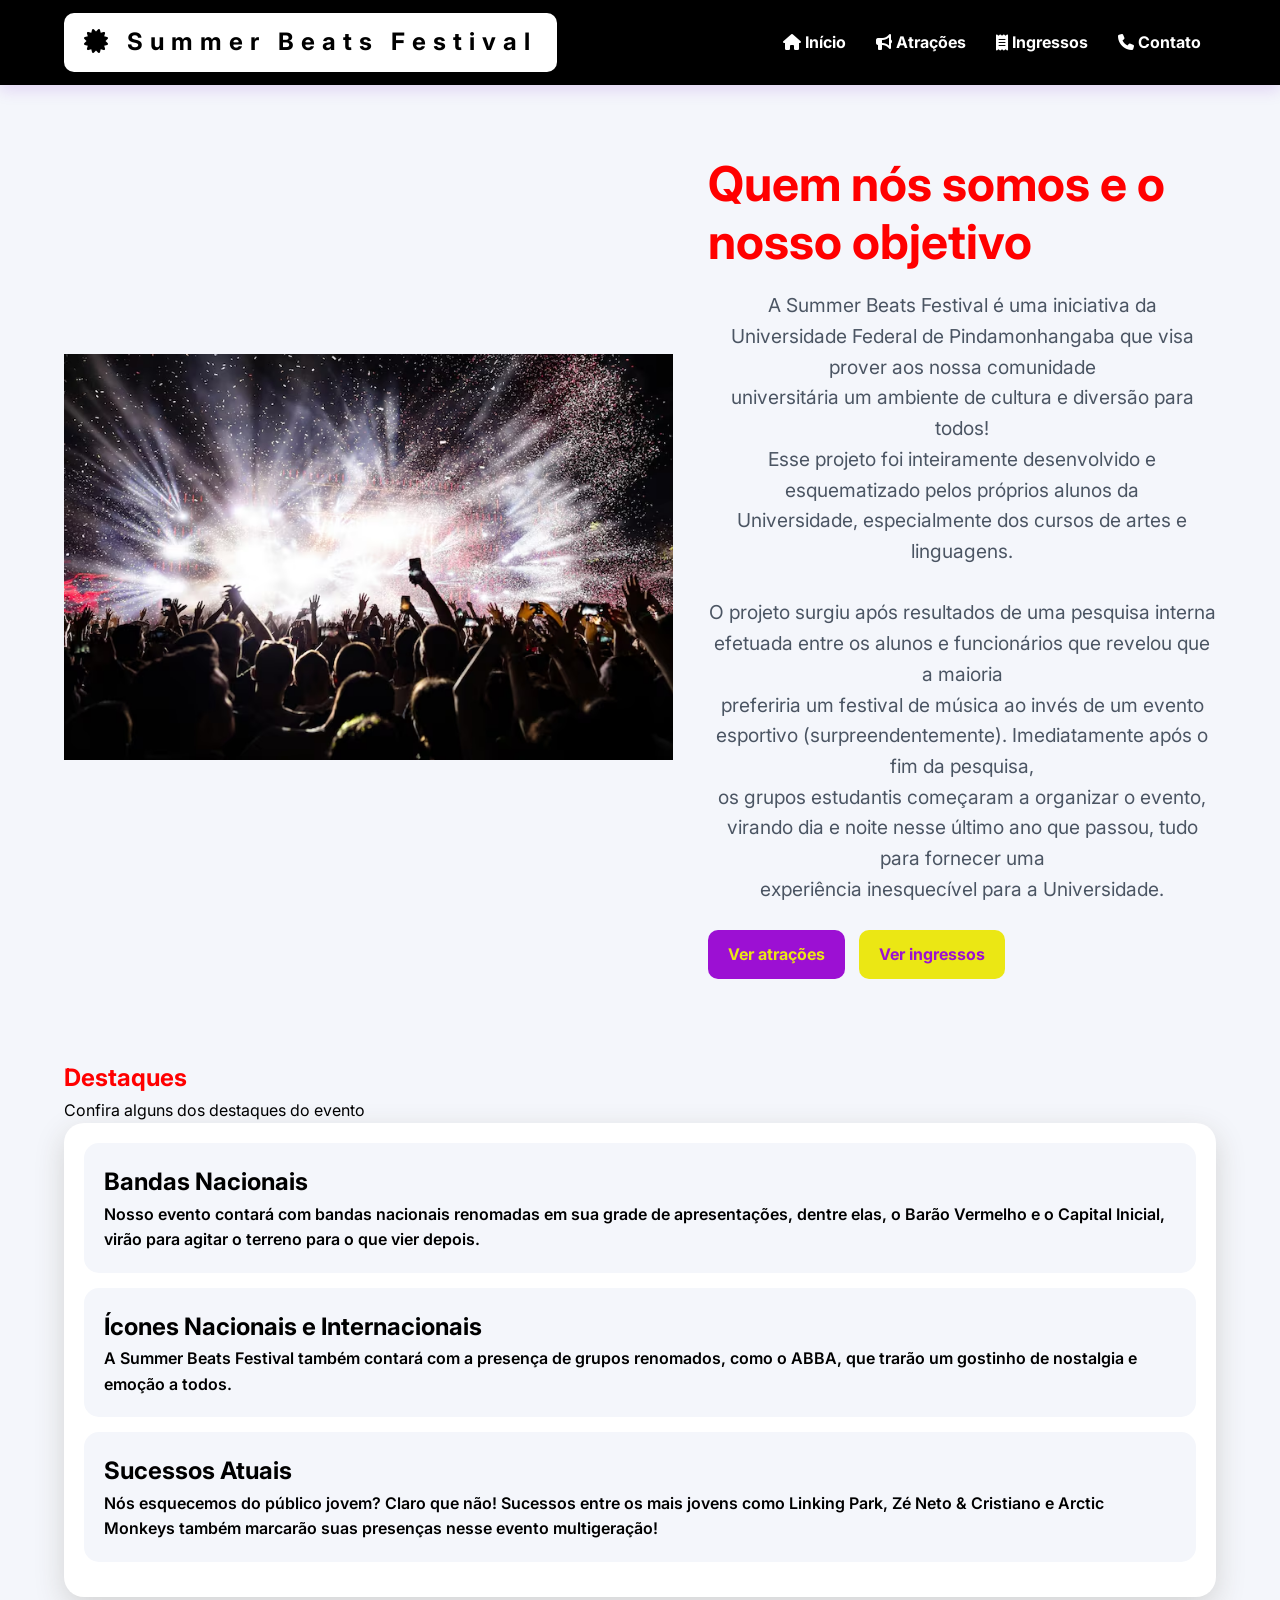
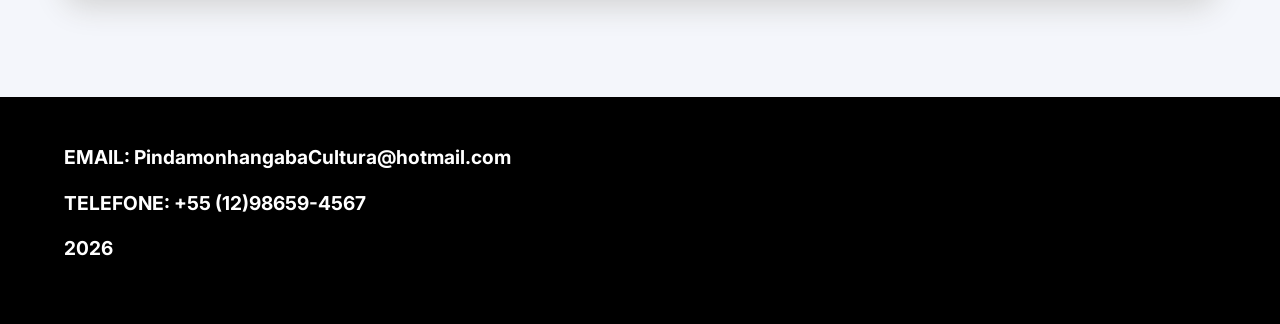
<file: index.html>
<!DOCTYPE html>
<html lang="en">

<head>
    <meta charset="UTF-8">
    <meta name="viewport" content="width=device-width, initial-scale=1.0">
    <title>Summer Beats Festival</title>
    <link rel="icon" href="https://cdn-icons-png.flaticon.com/512/195/195123.png">
    <link href="https://fonts.googleapis.com/css2?family=Material+Symbols+Outlined" rel="stylesheet" />
    <link rel="stylesheet" href="https://cdnjs.cloudflare.com/ajax/libs/font-awesome/6.5.0/css/all.min.css" />
    <link rel="stylesheet" href="style.css">
</head>

<body>
    <header class="topo">
        <nav class="navegacao container">
            <div class="logo" id="logo">
                <a href="#">
                    <i class="fa-solid fa-certificate"></i>
                    Summer Beats Festival
                </a>
            </div>
            <ul class="menu">
                <li>
                    <a href="index.html">
                        <i class="fa-solid fa-house"></i>
                        Início
                    </a>
                </li>
                <li>
                    <a href="ATRAÇÕES.html">
                        <i class="fa-solid fa-bullhorn"></i>
                        Atrações
                    </a>
                </li>
                <li>
                    <a href="INGRESSOS.html">
                        <i class="fa-solid fa-receipt"></i>
                        Ingressos
                    </a>
                </li>
                <li>
                    <a href="CONTATO.html">
                        <i class="fa-solid fa-phone"></i>
                        Contato
                    </a>
                </li>
            </ul>
        </nav>
    </header>
    <main>
        <section id="inicio" class="container hero">
            <div class="hero-imagem">
                <img src="/img/rave do greg.avif" alt="festa1">
            </div>
            <div class="hero-texto">
                <h1 style="color: red;">Quem nós somos e o nosso objetivo</h1>
                <p>
                    A Summer Beats Festival é uma iniciativa da Universidade Federal de
                    Pindamonhangaba que visa prover aos nossa comunidade <br> universitária um ambiente de cultura e
                    diversão para todos! <br />
                    Esse projeto foi inteiramente desenvolvido e esquematizado pelos
                    próprios alunos da <br> Universidade, especialmente dos cursos de artes e
                    linguagens. <br />
                    <br />
                    O projeto surgiu após resultados de uma pesquisa interna efetuada entre os alunos e funcionários que
                    revelou que a maioria <br />
                    preferiria um festival de música ao invés de um evento esportivo (surpreendentemente). Imediatamente
                    após o fim da pesquisa, <br>
                    os grupos estudantis começaram a organizar o evento, virando dia e noite nesse último ano que
                    passou, tudo para fornecer uma <br>
                    experiência inesquecível para a Universidade.
                </p>

                <div class="hero-acoes">
                    <a href="ATRAÇÕES.html" class="botao botao-primario"> Ver atrações</a>
                    <a href="INGRESSOS.html" class="botao botao-secundario"> Ver ingressos</a>
                </div>
            </div>
        </section>
        <section id="história" class="container secao">
        <div class="título-secao">
          <h1 style="display: flex; justify-content: left; color: red;">Destaques</h1>
          <p>
            Confira alguns dos destaques do evento
          </p>
        </div>

        <!-- Div pra mostrar o tipo de display -->
        <div class="bloco-historia">
          <div class="caixa-block">
            <h2 style="display: flex; justify-content: left;">Bandas Nacionais</h2>
            Nosso evento contará com bandas nacionais renomadas em sua grade de apresentações, dentre elas, o Barão Vermelho e o Capital Inicial, virão para agitar o terreno para o que vier depois.
          </div>

          <div class="caixa-block">
            <h2 style="display: flex; justify-content: left;">Ícones Nacionais e Internacionais</h2>
            A Summer Beats Festival também contará com a presença de grupos renomados, como o ABBA, que trarão um gostinho de nostalgia e emoção a todos.
          </div>

          <div class="caixa-block">
            <h2 style="display: flex; justify-content: left;">Sucessos Atuais</h2>
            Nós esquecemos do público jovem? Claro que não! Sucessos entre os mais jovens como Linking Park, Zé Neto & Cristiano e Arctic Monkeys também marcarão suas presenças nesse evento multigeração!
          </div>
        </div>
      </section>
    </main>
    <footer class="rodape">
        <div class="container rodape-grid">
            <div>
                <h3>EMAIL: PindamonhangabaCultura@hotmail.com</h3>
            </div>
            <div>
                <h3>TELEFONE: +55 (12)98659-4567</h3>
            </div>
            <div>
                <h3>2026</h3>
            </div>
        </div>
    </footer>
</body>

</html>
</file>
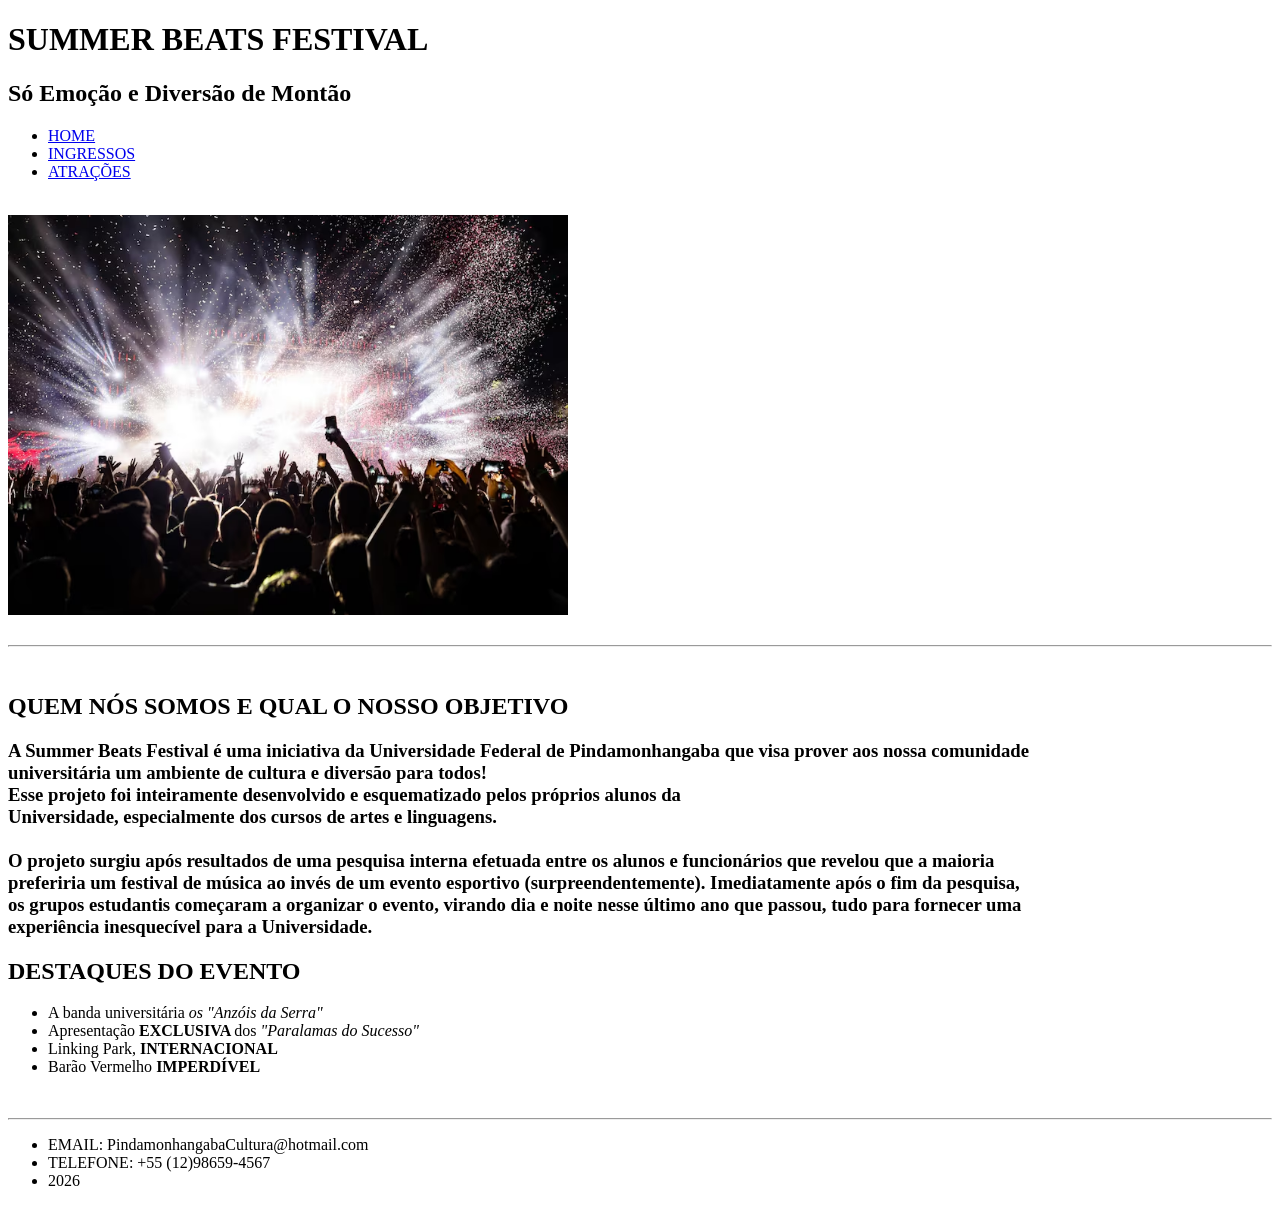
<file: Festival-Musica/index.html>
<!doctype html>
<html lang="pt-BR">
  <head>
    <meta charset="UTF-8" />
    <meta name="viewport" content="width=device-width, initial-scale=1.0" />
    <title>Summer Beats</title>
    <link
      rel="icon"
      href="https://cdn-icons-png.flaticon.com/512/195/195123.png"
    />
  </head>
  <body>
    <header>
      <h1>SUMMER BEATS FESTIVAL</h1>
      <h2> Só Emoção e Diversão de Montão </h2>
      <nav>
        <ul>
          <li><a href="./index.html"> HOME </a></li>
          <li><a href="./INGRESSOS.html"> INGRESSOS </a></li>
          <li><a href="./ATRAÇÕES.html"> ATRAÇÕES </a></li>
        </ul>
      </nav>
      <br>
      <img src="./img/rave do greg.avif" alt="Só na curtição"; height="400px"; width="560px">
    </header>
    <br />
    <hr />
    <main>
      <section>
        <br />
        <article>
          <h2>
            <b> <strong> QUEM NÓS SOMOS E QUAL O NOSSO OBJETIVO </strong></b>
          </h2>
        </article>
        <article>
          <h3>
            A Summer Beats Festival é uma iniciativa da Universidade Federal de
            Pindamonhangaba que visa prover aos nossa comunidade <br> universitária um ambiente de cultura e diversão para todos! <br />
            Esse projeto foi inteiramente desenvolvido e esquematizado pelos
            próprios alunos da <br> Universidade, especialmente dos cursos de artes e
            linguagens. <br />
            <br />
            O projeto surgiu após resultados de uma pesquisa interna efetuada entre os alunos e funcionários que revelou que a maioria <br />
            preferiria um festival de música ao invés de um evento esportivo (surpreendentemente). Imediatamente após o fim da pesquisa, <br>
            os grupos estudantis começaram a organizar o evento, virando dia e noite nesse último ano que passou, tudo para fornecer uma <br>
            experiência inesquecível para a Universidade.
          </h3>
        </article>
        <article>
          <h2>
            <b> <strong> DESTAQUES DO EVENTO </strong> </b>
          </h2>
        </article>
        <article>
          <ul>
            <li>A banda universitária <i> os "Anzóis da Serra" </i></li>
            <li>
              Apresentação <strong> EXCLUSIVA </strong> dos
              <i> "Paralamas do Sucesso" </i>
            </li>
            <li>Linking Park, <strong> INTERNACIONAL </strong></li>
            <li>Barão Vermelho <strong> IMPERDÍVEL </strong></li>
          </ul>
        </article>
      </section>
    </main>
    <br />
    <hr />
    <footer>
      <ul>
        <li>EMAIL: PindamonhangabaCultura@hotmail.com</li>
        <li>TELEFONE: +55 (12)98659-4567</li>
        <li>2026</li>
      </ul>
    </footer>
  </body>
</html>
</file>
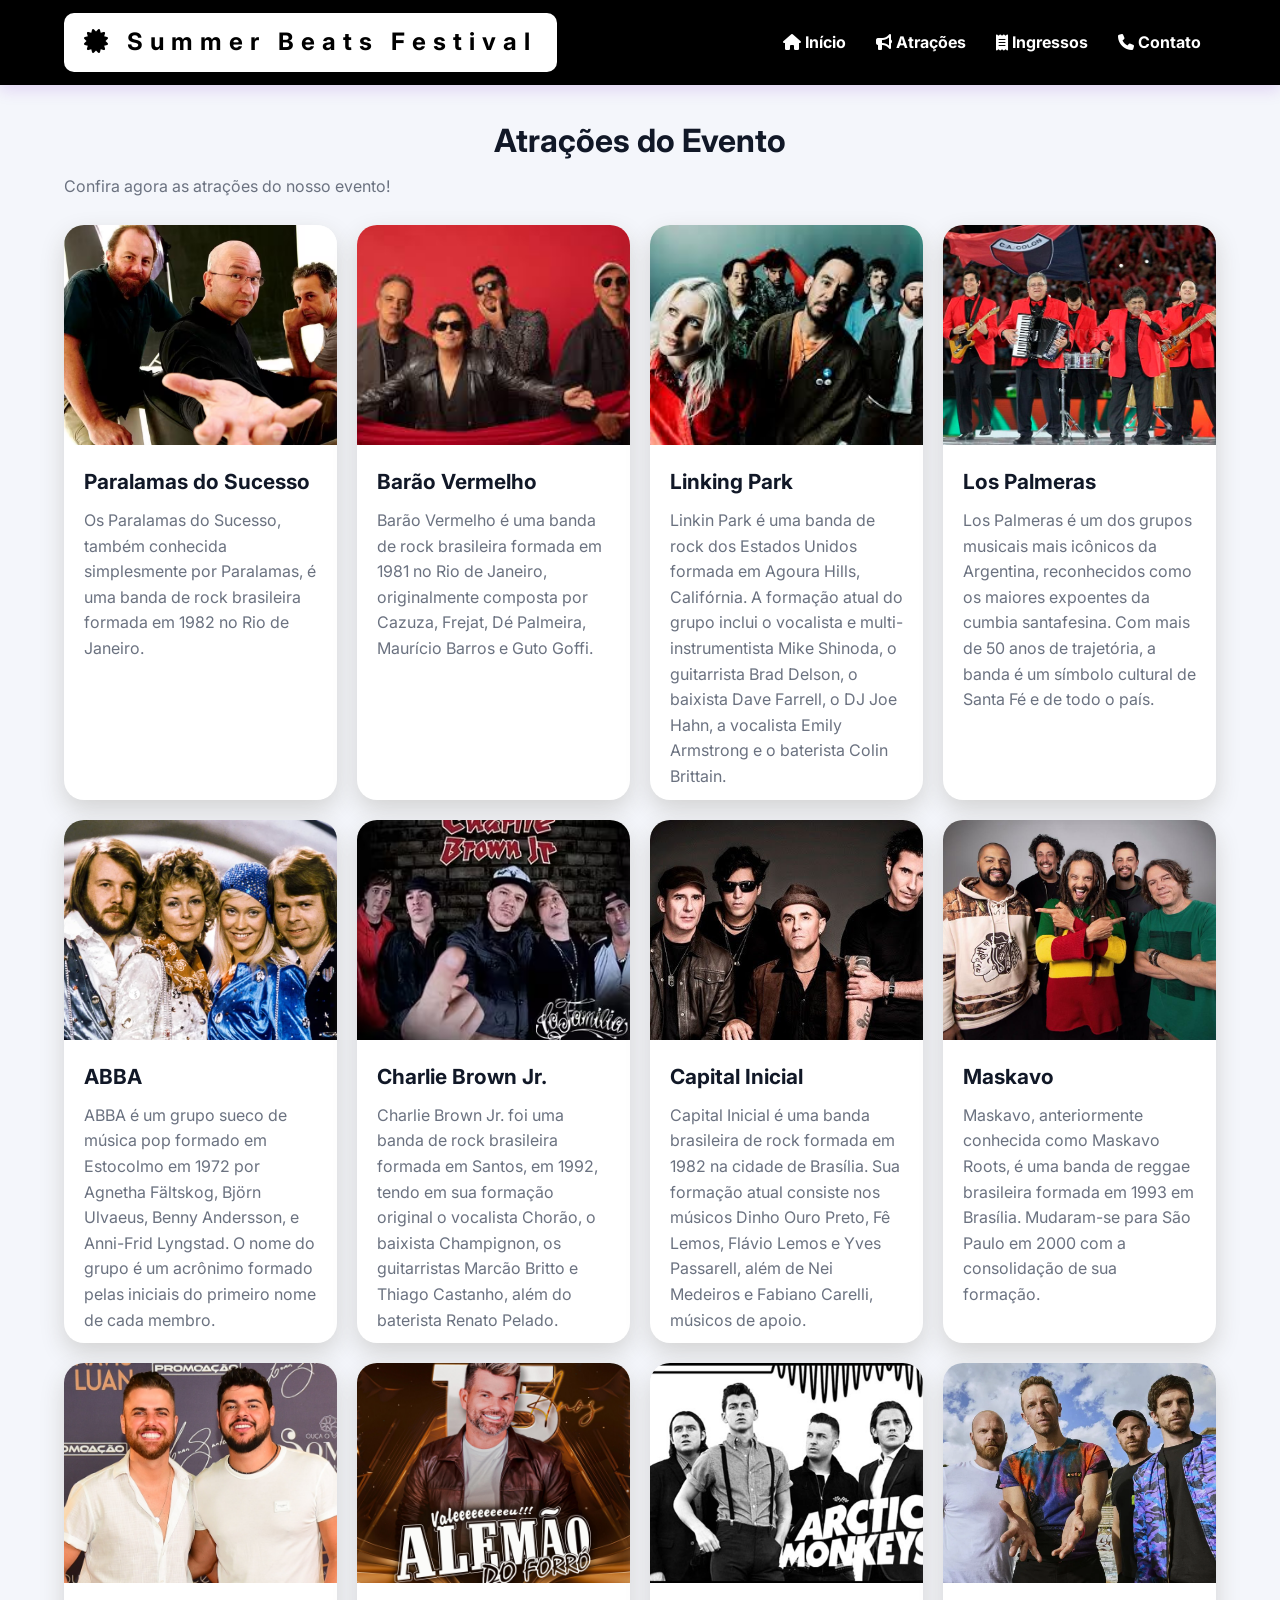
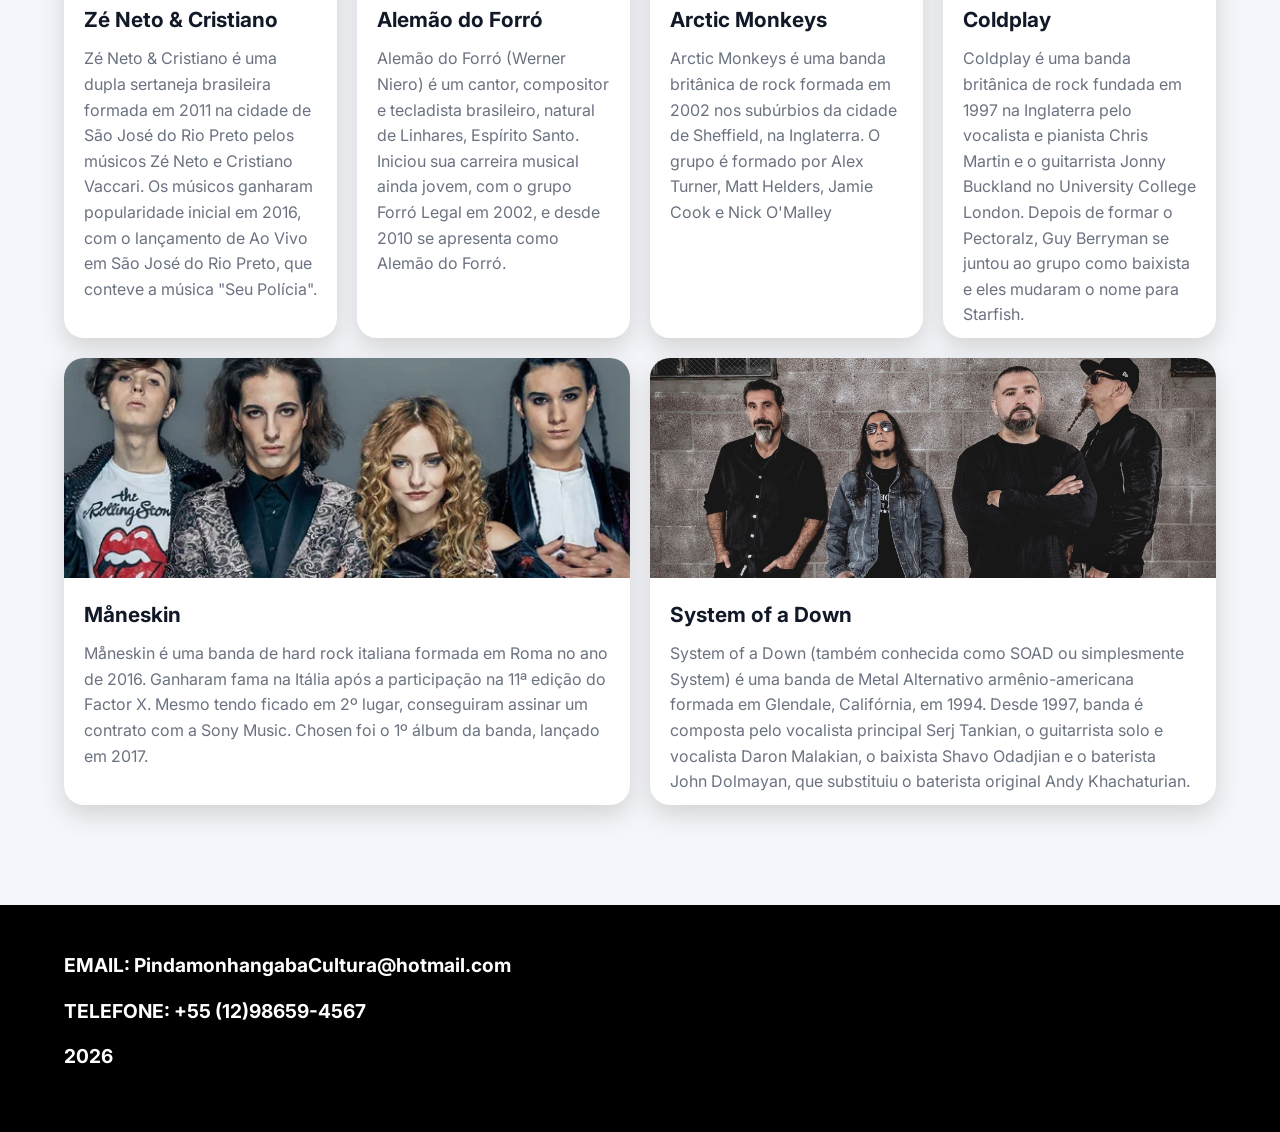
<file: ATRAÇÕES.html>
<!DOCTYPE html>
<html lang="en">

<head>
    <meta charset="UTF-8">
    <meta name="viewport" content="width=device-width, initial-scale=1.0">
    <title>Summer Beats Festival</title>
    <link rel="icon" href="https://cdn-icons-png.flaticon.com/512/195/195123.png">
    <link href="https://fonts.googleapis.com/css2?family=Material+Symbols+Outlined" rel="stylesheet" />
    <link rel="stylesheet" href="https://cdnjs.cloudflare.com/ajax/libs/font-awesome/6.5.0/css/all.min.css" />
    <link rel="stylesheet" href="style.css">
</head>

<body>
    <header class="topo">
        <nav class="navegacao container">
            <div class="logo" id="logo">
                <a href="#">
                    <i class="fa-solid fa-certificate"></i>
                    Summer Beats Festival
                </a>
            </div>
            <ul class="menu">
                <li>
                    <a href="index.html">
                        <i class="fa-solid fa-house"></i>
                        Início
                    </a>
                </li>
                <li>
                    <a href="ATRAÇÕES.html">
                        <i class="fa-solid fa-bullhorn"></i>
                        Atrações
                    </a>
                </li>
                <li>
                    <a href="INGRESSOS.html">
                        <i class="fa-solid fa-receipt"></i>
                        Ingressos
                    </a>
                </li>
                <li>
                    <a href="CONTATO.html">
                        <i class="fa-solid fa-phone"></i>
                        Contato
                    </a>
                </li>
            </ul>
        </nav>
    </header>
    <main>
        <section id="carreira" class="container secao">
            <div class="titulo-secao">
                <h2>Atrações do Evento</h2>
                <p>Confira agora as atrações do nosso evento!</p>
            </div>

            <div class="lista-carreira">
                <article class="card-carreira">
                    <img src="/img/os paralamas.avif" alt="" />
                    <h3>Paralamas do Sucesso</h3>
                    <p>
                        Os Paralamas do Sucesso, também conhecida simplesmente por Paralamas, é uma banda de rock
                        brasileira formada em 1982 no Rio de Janeiro.
                    </p>
                </article>
                <!-- Card Original -->
                <article class="card-carreira">
                    <img src="/img/barao vermelho.jpg" alt="" />
                    <h3>Barão Vermelho</h3>
                    <p>
                        Barão Vermelho é uma banda de rock brasileira formada em 1981 no Rio de Janeiro, originalmente
                        composta por Cazuza, Frejat, Dé Palmeira, Maurício Barros e Guto Goffi.
                    </p>
                </article>
                <!-- Card Original -->
                <article class="card-carreira">
                    <img src="/img/linkinparko.jpg" alt="" />
                    <h3>Linking Park</h3>
                    <p>
                        Linkin Park é uma banda de rock dos Estados Unidos formada em Agoura Hills, Califórnia. A
                        formação atual do grupo inclui o vocalista e multi-instrumentista Mike Shinoda, o guitarrista
                        Brad Delson, o baixista Dave Farrell, o DJ Joe Hahn, a vocalista Emily Armstrong e o baterista
                        Colin Brittain.
                    </p>
                </article>
                <!-- Card Original -->
                <article class="card-carreira">
                    <img src="/img/palmera2.jpg" alt="" />
                    <h3>Los Palmeras</h3>
                    <p>
                        Los Palmeras é um dos grupos musicais mais icônicos da Argentina, reconhecidos como os maiores
                        expoentes da cumbia santafesina. Com mais de 50 anos de trajetória, a banda é um símbolo
                        cultural de Santa Fé e de todo o país.
                    </p>
                </article>
                <!-- Card Original -->
                <article class="card-carreira">
                    <img src="/img/abba.webp" alt="" />
                    <h3>ABBA</h3>
                    <p>
                        ABBA é um grupo sueco de música pop formado em Estocolmo em 1972 por Agnetha Fältskog, Björn
                        Ulvaeus, Benny Andersson, e Anni-Frid Lyngstad. O nome do grupo é um acrônimo formado pelas
                        iniciais do primeiro nome de cada membro.
                    </p>
                </article>
                <!-- Card Original -->
                <article class="card-carreira">
                    <img src="/img/charlie.avif" alt="" />
                    <h3>Charlie Brown Jr.</h3>
                    <p>
                        Charlie Brown Jr. foi uma banda de rock brasileira formada em Santos, em 1992, tendo em sua
                        formação original o vocalista Chorão, o baixista Champignon, os guitarristas Marcão Britto e
                        Thiago Castanho, além do baterista Renato Pelado.
                    </p>
                </article>
                <!-- Card Original -->
                <article class="card-carreira">
                    <img src="/img/Capital.jpg" alt="" />
                    <h3>Capital Inicial</h3>
                    <p>
                        Capital Inicial é uma banda brasileira de rock formada em 1982 na cidade de Brasília. Sua
                        formação atual consiste nos músicos Dinho Ouro Preto, Fê Lemos, Flávio Lemos e Yves Passarell,
                        além de Nei Medeiros e Fabiano Carelli, músicos de apoio.
                    </p>
                </article>
                <!-- Card Original -->
                <article class="card-carreira">
                    <img src="/img/maskavo.jpg" alt="" />
                    <h3>Maskavo</h3>
                    <p>
                        Maskavo, anteriormente conhecida como Maskavo Roots, é uma banda de reggae brasileira formada em
                        1993 em Brasília. Mudaram-se para São Paulo em 2000 com a consolidação de sua formação.
                    </p>
                </article>
                <!-- Card Original -->
                <article class="card-carreira">
                    <img src="/img/ze-neto-e-cristiano.jpg" alt="" />
                    <h3>Zé Neto & Cristiano</h3>
                    <p>
                        Zé Neto & Cristiano é uma dupla sertaneja brasileira formada em 2011 na cidade de São José do
                        Rio Preto pelos músicos Zé Neto e Cristiano Vaccari. Os músicos ganharam popularidade inicial em
                        2016, com o lançamento de Ao Vivo em São José do Rio Preto, que conteve a música "Seu Polícia".
                    </p>
                </article>
                <!-- Card Original -->
                <article class="card-carreira">
                    <img src="/img/alemao.jpeg" alt="" />
                    <h3>Alemão do Forró</h3>
                    <p>
                        Alemão do Forró (Werner Niero) é um cantor, compositor e tecladista brasileiro, natural de
                        Linhares, Espírito Santo. Iniciou sua carreira musical ainda jovem, com o grupo Forró Legal em
                        2002, e desde 2010 se apresenta como Alemão do Forró.
                    </p>
                </article>
                <!-- Card Original -->
                <article class="card-carreira">
                    <img src="/img/arctic-monkeys.jpg" alt="" />
                    <h3>Arctic Monkeys</h3>
                    <p>
                        Arctic Monkeys é uma banda britânica de rock formada em 2002 nos subúrbios da cidade de
                        Sheffield, na Inglaterra. O grupo é formado por Alex Turner, Matt Helders, Jamie Cook e Nick
                        O'Malley
                    </p>
                </article>
                <!-- Card Original -->
                <article class="card-carreira">
                    <img src="/img/Coldplay.webp" alt="" />
                    <h3>Coldplay</h3>
                    <p>
                        Coldplay é uma banda britânica de rock fundada em 1997 na Inglaterra pelo vocalista e pianista
                        Chris Martin e o guitarrista Jonny Buckland no University College London. Depois de formar o
                        Pectoralz, Guy Berryman se juntou ao grupo como baixista e eles mudaram o nome para Starfish.
                    </p>
                </article>
                <!-- Card Original -->
                <article class="card-carreira">
                    <img src="/img/Måneskin.webp" alt="" />
                    <h3>Måneskin</h3>
                    <p>
                        Måneskin é uma banda de hard rock italiana formada em Roma no ano de 2016. Ganharam fama na
                        Itália após a participação na 11ª edição do Factor X. Mesmo tendo ficado em 2º lugar,
                        conseguiram assinar um contrato com a Sony Music. Chosen foi o 1º álbum da banda, lançado em
                        2017.
                    </p>
                </article>
                <!-- Card Original -->
                <article class="card-carreira">
                    <img src="/img/system-of-a-down.jpg" alt="" />
                    <h3>System of a Down</h3>
                    <p>
                        System of a Down (também conhecida como SOAD ou simplesmente System) é uma banda de Metal
                        Alternativo armênio-americana formada em Glendale, Califórnia, em 1994. Desde 1997, banda é
                        composta pelo vocalista principal Serj Tankian, o guitarrista solo e vocalista Daron Malakian, o
                        baixista Shavo Odadjian e o baterista John Dolmayan, que substituiu o baterista original Andy
                        Khachaturian.
                    </p>
                </article>
            </div>
        </section>
    </main>
    <footer class="rodape">
        <div class="container rodape-grid">
            <div>
                <h3>EMAIL: PindamonhangabaCultura@hotmail.com</h3>
            </div>
            <div>
                <h3>TELEFONE: +55 (12)98659-4567</h3>
            </div>
            <div>
                <h3>2026</h3>
            </div>
        </div>
    </footer>
</body>

</html>
</file>
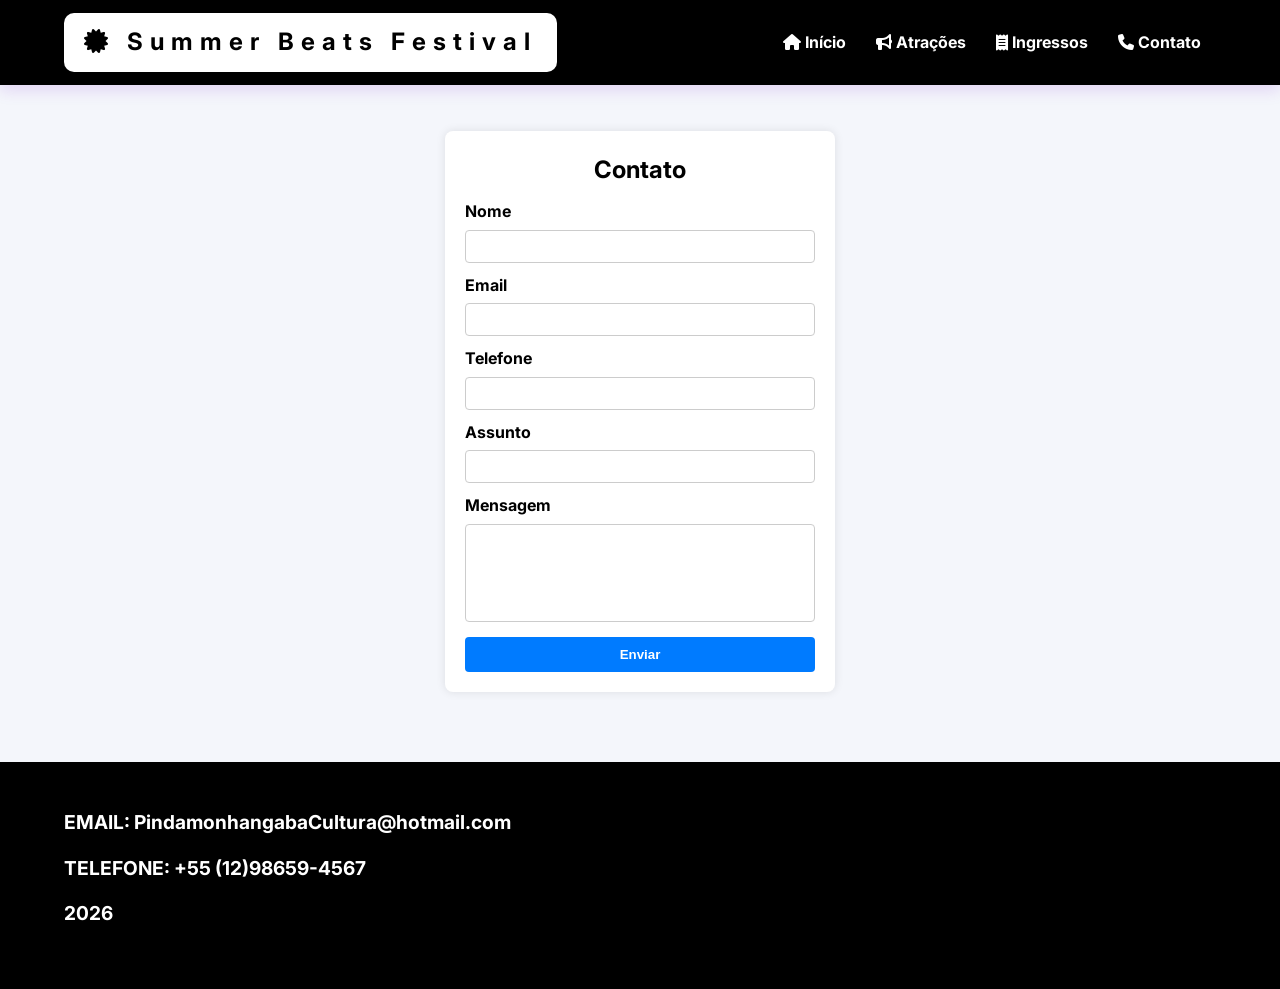
<file: CONTATO.html>
<!DOCTYPE html>
<html lang="en">
<head>
    <meta charset="UTF-8">
    <meta name="viewport" content="width=device-width, initial-scale=1.0">
    <title>Summer Beats Festival</title>
    <link rel="icon" href="https://cdn-icons-png.flaticon.com/512/195/195123.png">
    <link
      href="https://fonts.googleapis.com/css2?family=Material+Symbols+Outlined"
      rel="stylesheet"
    />
    <link
      rel="stylesheet"
      href="https://cdnjs.cloudflare.com/ajax/libs/font-awesome/6.5.0/css/all.min.css"
    />
    <link rel="stylesheet" href="style.css">
</head>
<body>
    <header class="topo">
        <nav class="navegacao container">
            <div class="logo" id="logo">
                <a href="#">
                <i class="fa-solid fa-certificate"></i>
                Summer Beats Festival
                </a>
            </div>
            <ul class="menu">
                <li>
                    <a href="index.html">
                        <i class="fa-solid fa-house"></i>
                        Início
                    </a>
                </li>
                <li>
                    <a href="ATRAÇÕES.html">
                        <i class="fa-solid fa-bullhorn"></i>
                        Atrações
                    </a>
                </li>
                <li>
                    <a href="INGRESSOS.html">
                        <i class="fa-solid fa-receipt"></i>
                        Ingressos
                    </a>
                </li>
                <li>
                    <a href="CONTATO.html">
                        <i class="fa-solid fa-phone"></i>
                        Contato
                    </a>
                </li>
            </ul>
        </nav>
    </header>
    <br>
    <main style="display: flex; justify-content: center; padding: 20px;">
        <div class="container-form">
    <h2>Contato</h2>

    <form>
        <label for="nome">Nome</label>
        <input type="text" id="nome" required>

        <label for="email">Email</label>
        <input type="email" id="email" required>

        <label for="telefone">Telefone</label>
        <input type="tel" id="telefone">

        <label for="assunto">Assunto</label>
        <input type="text" id="assunto">

        <label for="mensagem">Mensagem</label>
        <textarea id="mensagem" required></textarea>

        <button type="submit">Enviar</button>
    </form>
</div>
    </main>
    <footer class="rodape">
        <div class="container rodape-grid">
            <div>
                <h3>EMAIL: PindamonhangabaCultura@hotmail.com</h3>
            </div>
            <div>
                <h3>TELEFONE: +55 (12)98659-4567</h3>
            </div>
            <div>
                <h3>2026</h3>
            </div>
        </div>
    </footer>
</body>
</html>
</file>
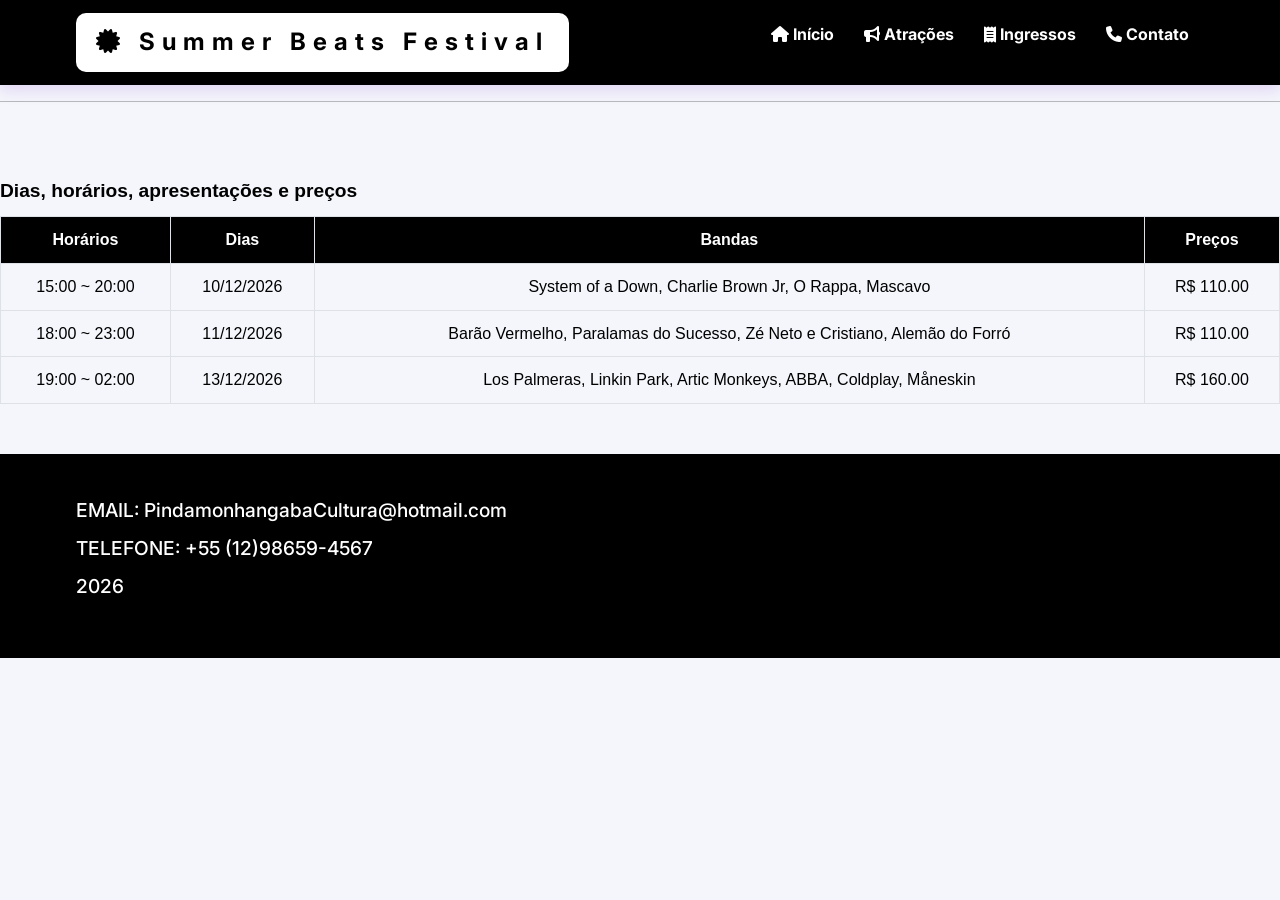
<file: INGRESSOS.html>
<!DOCTYPE html>
<html lang="en">

<head>
    <meta charset="UTF-8">
    <meta name="viewport" content="width=device-width, initial-scale=1.0">
    <title>Summer Beats Festival</title>
    <link rel="icon" href="https://cdn-icons-png.flaticon.com/512/195/195123.png">
    <link href="https://fonts.googleapis.com/css2?family=Material+Symbols+Outlined" rel="stylesheet" />
    <link rel="stylesheet" href="https://cdnjs.cloudflare.com/ajax/libs/font-awesome/6.5.0/css/all.min.css" />
    <link href="https://cdn.jsdelivr.net/npm/bootstrap@5.3.8/dist/css/bootstrap.min.css" rel="stylesheet"
        integrity="sha384-sRIl4kxILFvY47J16cr9ZwB07vP4J8+LH7qKQnuqkuIAvNWLzeN8tE5YBujZqJLB" crossorigin="anonymous">
    <link rel="stylesheet" href="style.css">
</head>

<body>
    <header class="topo">
        <nav class="navegacao container">
            <div class="logo" id="logo">
                <a href="#">
                    <i class="fa-solid fa-certificate"></i>
                    Summer Beats Festival
                </a>
            </div>
            <ul class="menu">
                <li>
                    <a href="index.html">
                        <i class="fa-solid fa-house"></i>
                        Início
                    </a>
                </li>
                <li>
                    <a href="ATRAÇÕES.html">
                        <i class="fa-solid fa-bullhorn"></i>
                        Atrações
                    </a>
                </li>
                <li>
                    <a href="INGRESSOS.html">
                        <i class="fa-solid fa-receipt"></i>
                        Ingressos
                    </a>
                </li>
                <li>
                    <a href="CONTATO.html">
                        <i class="fa-solid fa-phone"></i>
                        Contato
                    </a>
                </li>
            </ul>
        </nav>
    </header>
    <hr>
    <br>
    <main>
        <table class="table-with-caption">
            <caption>Dias, horários, apresentações e preços</caption>
            <thead class="letra-branca">
                <tr>
                    <th scope="col" style="text-align: center;">Horários</th>
                    <th scope="col" style="text-align: center;">Dias</th>
                    <th scope="col" style="text-align: center;">Bandas</th>
                    <th scope="col" style="text-align: center;">Preços</th>
                </tr>
            </thead>
            <tbody>
                <tr>
                    <td style="text-align: center;">15:00 ~ 20:00</td>
                    <td style="text-align: center;">10/12/2026</td>
                    <td style="text-align: center;">System of a Down, Charlie Brown Jr, O Rappa, Mascavo</td>
                    <td style="text-align: center;">R$ 110.00</td>
                </tr>
                <tr>
                    <td style="text-align: center;">18:00 ~ 23:00</td>
                    <td style="text-align: center;">11/12/2026</td>
                    <td style="text-align: center;">Barão Vermelho, Paralamas do Sucesso, Zé Neto e Cristiano, Alemão do
                        Forró</td>
                    <td style="text-align: center;">R$ 110.00</td>
                </tr>
                <tr>
                    <td style="text-align: center;">19:00 ~ 02:00</td>
                    <td style="text-align: center;">13/12/2026</td>
                    <td style="text-align: center;">Los Palmeras, Linkin Park, Artic Monkeys, ABBA, Coldplay, Måneskin
                    </td>
                    <td style="text-align: center;">R$ 160.00</td>
                </tr>
            </tbody>
        </table>
    </main>
    <footer class="rodape">
        <div class="container rodape-grid">
            <div>
                <h3>EMAIL: PindamonhangabaCultura@hotmail.com</h3>
            </div>
            <div>
                <h3>TELEFONE: +55 (12)98659-4567</h3>
            </div>
            <div>
                <h3>2026</h3>
            </div>
        </div>
    </footer>
</body>

</html>
</body>

</html>
</file>
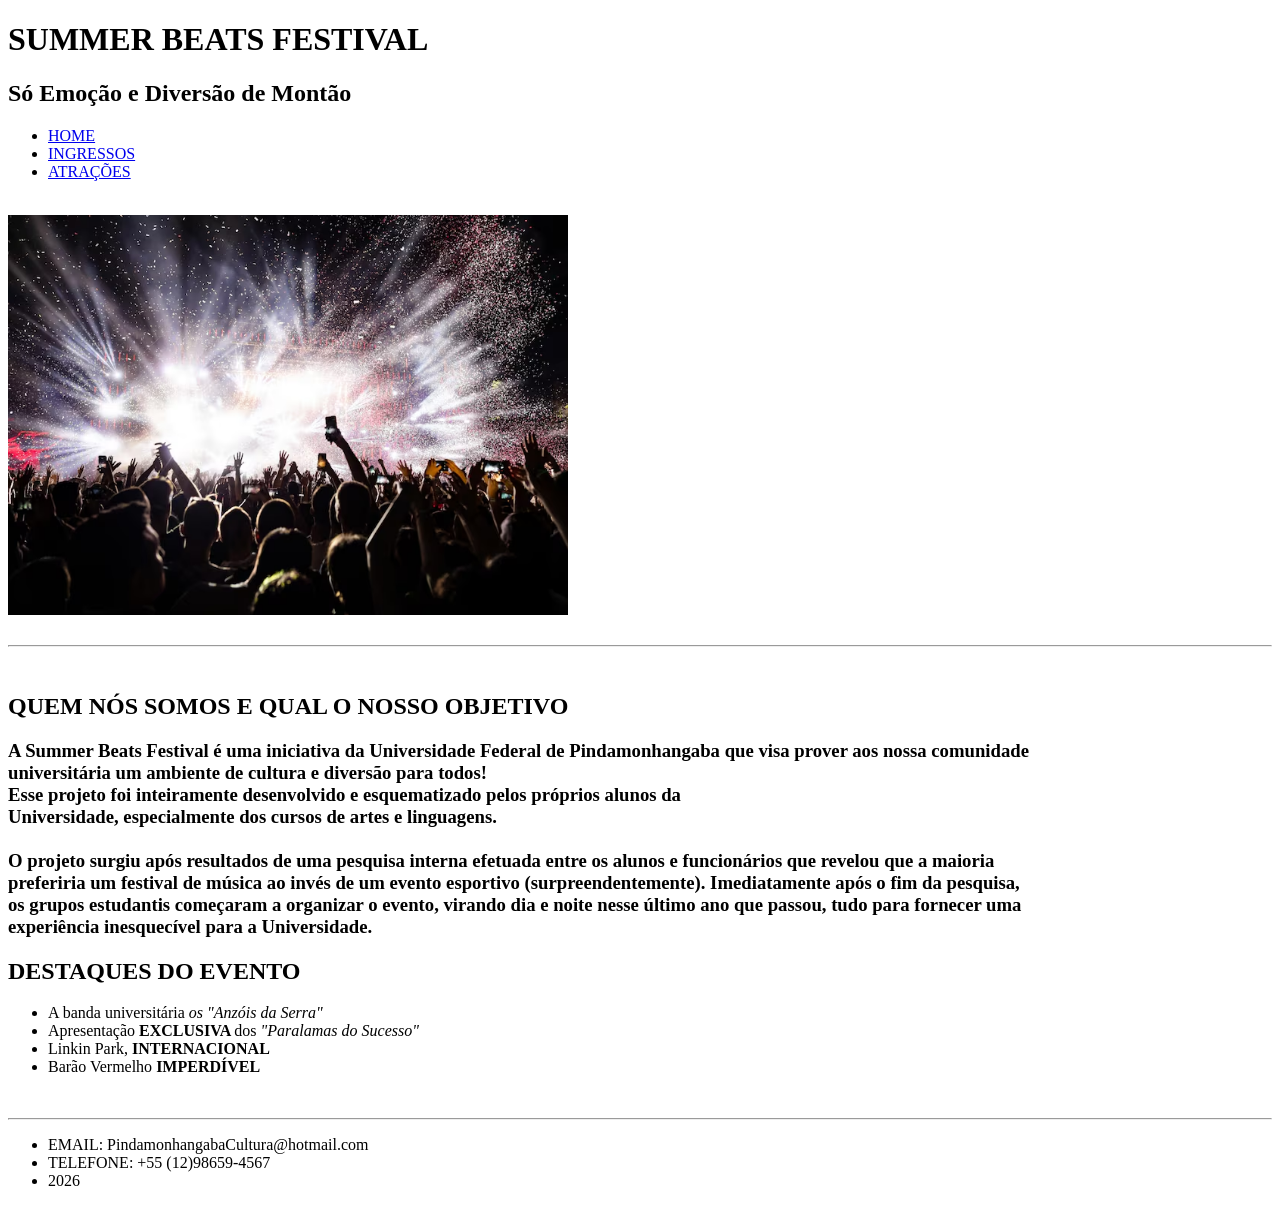
<file: teste.html>
<!doctype html>
<html lang="pt-BR">
  <head>
    <meta charset="UTF-8" />
    <meta name="viewport" content="width=device-width, initial-scale=1.0" />
    <title>Summer Beats</title>
    <link
      rel="icon"
      href="https://cdn-icons-png.flaticon.com/512/195/195123.png"
    />
  </head>
  <body>
    <header>
      <h1>SUMMER BEATS FESTIVAL</h1>
      <h2> Só Emoção e Diversão de Montão </h2>
      <nav>
        <ul>
          <li><a href="./index.html"> HOME </a></li>
          <li><a href="./INGRESSOS.html"> INGRESSOS </a></li>
          <li><a href="./ATRAÇÕES.html"> ATRAÇÕES </a></li>
        </ul>
      </nav>
      <br>
      <img src="./img/rave do greg.avif" alt="Só na curtição"; height="400px"; width="560px">
    </header>
    <br />
    <hr />
    <main>
      <section>
        <br />
        <article>
          <h2>
            <b> <strong> QUEM NÓS SOMOS E QUAL O NOSSO OBJETIVO </strong></b>
          </h2>
        </article>
        <article>
          <h3>
            A Summer Beats Festival é uma iniciativa da Universidade Federal de
            Pindamonhangaba que visa prover aos nossa comunidade <br> universitária um ambiente de cultura e diversão para todos! <br />
            Esse projeto foi inteiramente desenvolvido e esquematizado pelos
            próprios alunos da <br> Universidade, especialmente dos cursos de artes e
            linguagens. <br />
            <br />
            O projeto surgiu após resultados de uma pesquisa interna efetuada entre os alunos e funcionários que revelou que a maioria <br />
            preferiria um festival de música ao invés de um evento esportivo (surpreendentemente). Imediatamente após o fim da pesquisa, <br>
            os grupos estudantis começaram a organizar o evento, virando dia e noite nesse último ano que passou, tudo para fornecer uma <br>
            experiência inesquecível para a Universidade.
          </h3>
        </article>
        <article>
          <h2>
            <b> <strong> DESTAQUES DO EVENTO </strong> </b>
          </h2>
        </article>
        <article>
          <ul>
            <li>A banda universitária <i> os "Anzóis da Serra" </i></li>
            <li>
              Apresentação <strong> EXCLUSIVA </strong> dos
              <i> "Paralamas do Sucesso" </i>
            </li>
            <li>Linkin Park, <strong> INTERNACIONAL </strong></li>
            <li>Barão Vermelho <strong> IMPERDÍVEL </strong></li>
          </ul>
        </article>
      </section>
    </main>
    <br />
    <hr />
    <footer>
      <ul>
        <li>EMAIL: PindamonhangabaCultura@hotmail.com</li>
        <li>TELEFONE: +55 (12)98659-4567</li>
        <li>2026</li>
      </ul>
    </footer>
  </body>
</html>
</file>
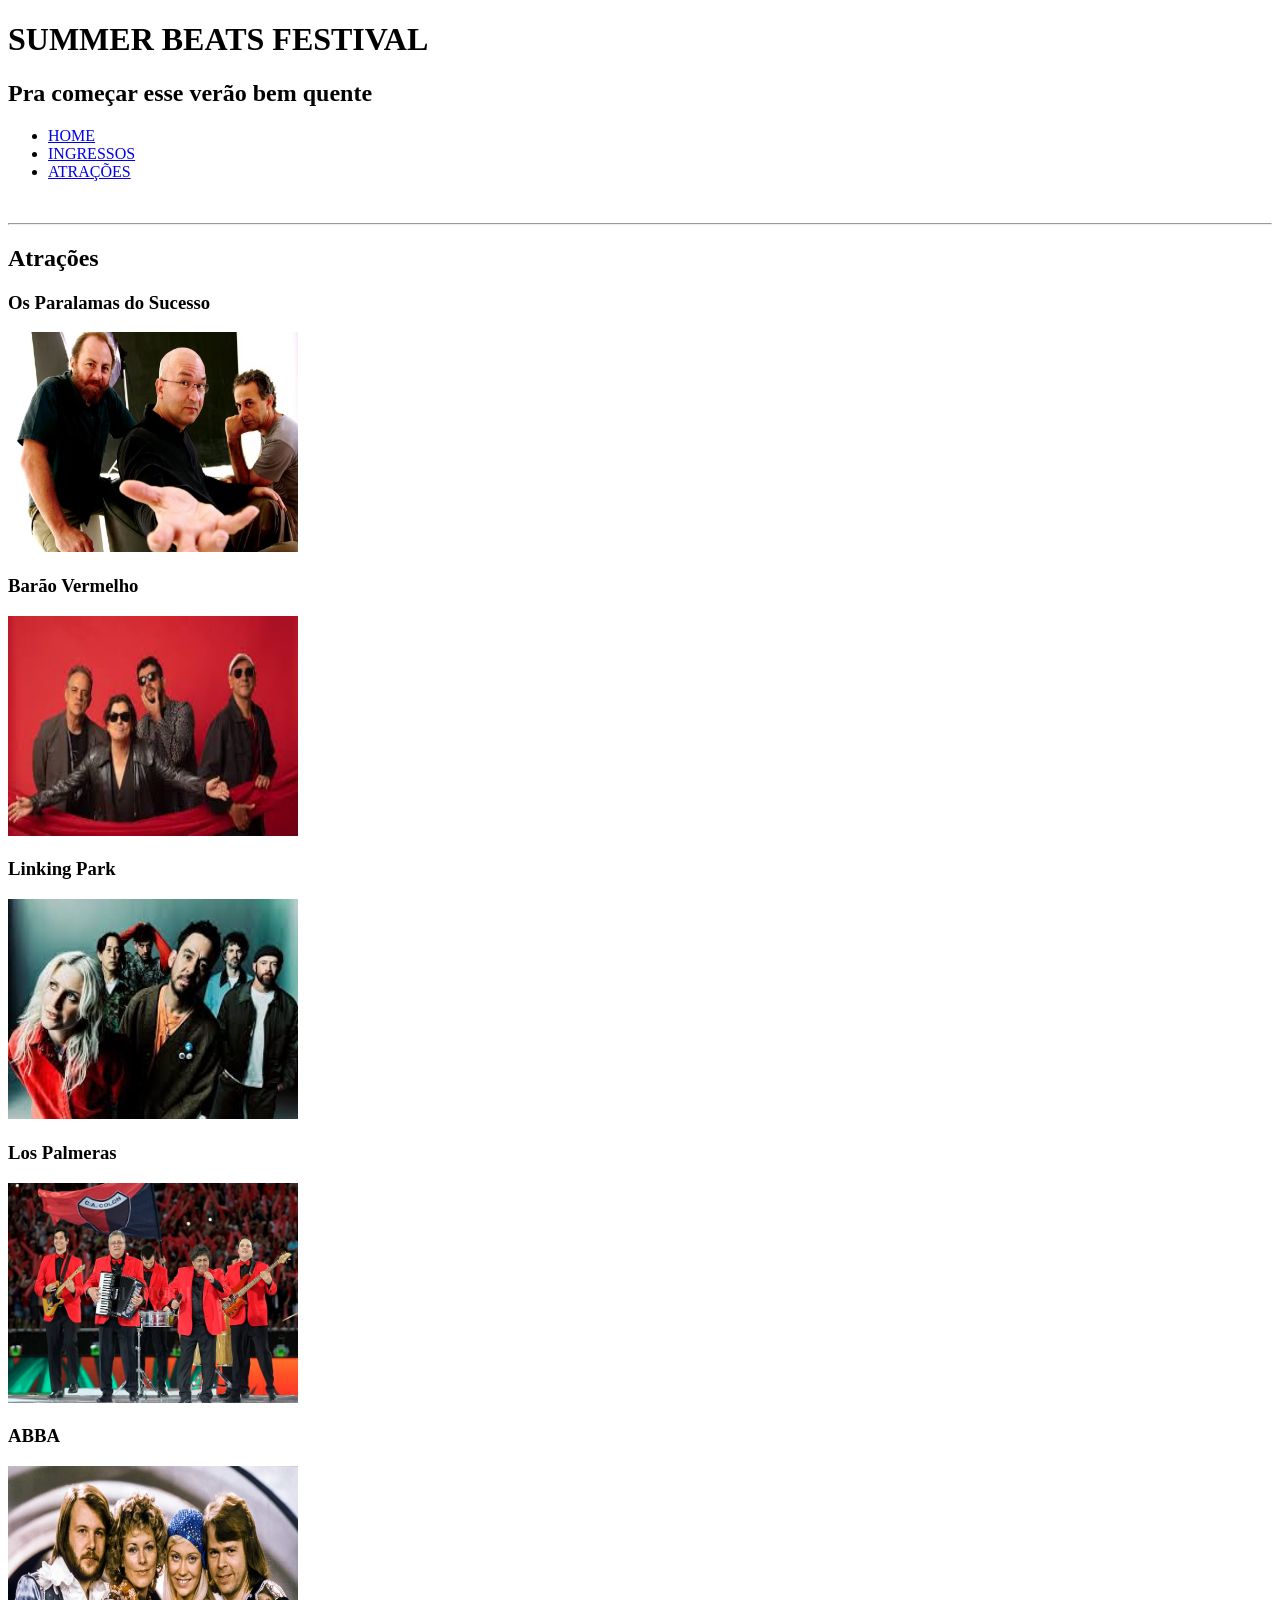
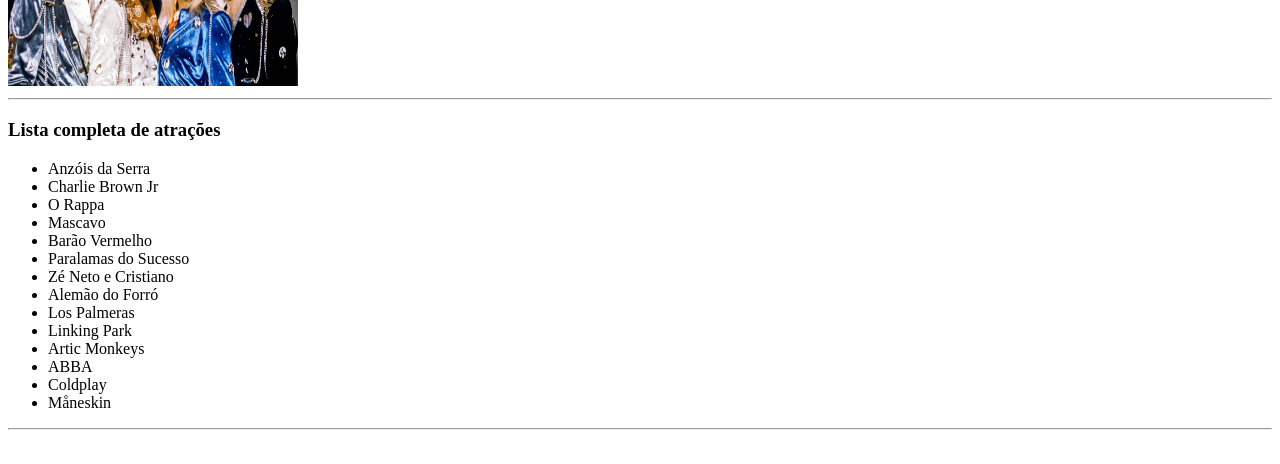
<file: Festival-Musica/ATRAÇÕES.html>
<!DOCTYPE html>
<html lang="pt-BR">
<head>
    <meta charset="UTF-8">
    <meta name="viewport" content="width=device-width, initial-scale=1.0">
    <title>Summer Beats</title>
</head>
<body>
    <header>
        <h1> SUMMER BEATS FESTIVAL </h1>
        <h2> Pra começar esse verão bem quente </h2>
        <nav>
            <ul>
                <li> <a href="./index.html"> HOME </a> </li>
                <li> <a href="./INGRESSOS.html"> INGRESSOS </a> </li>
                <li> <a href="./ATRAÇÕES.html"> ATRAÇÕES </a> </li>
            </ul>
        </nav>
        <br>
        <hr>
        <article> <h1> <strong> Atrações </strong></h1></article>
    </header>
    <main>
        <h3>Os Paralamas do Sucesso</h3>
        <img src="./img/os paralamas.avif"
         alt="Aceitas ser um Paralama de Sucesso"
         width="290px"
         height="220px"
         >
         <h3> Barão Vermelho </h3>
        <img src="./img/barao vermelho.jpg"
         alt="Aceitas ser um Paralama de Sucesso"
         width="290px"
         height="220px"
         >
         <h3>Linking Park</h3>
        <img src="./img/linkinparko.jpg"
         alt="In the end"
         width="290px"
         height="220px"
         >
         <h3>Los Palmeras</h3>
        <img src="./img/palmera2.jpg"
         alt="Show epico da Sudamericana"
         width="290px"
         height="220px"
         >
         <h3>ABBA</h3>
        <img src="./img/abba.webp"
         alt="The Winner Takes it all"
         width="290px"
         height="220px"
         >
        <hr>
        <h3> <strong> Lista completa de atrações </strong></h3>
        <ul>
            <li>Anzóis da Serra</li>
            <li>Charlie Brown Jr</li>
            <li>O Rappa</li>
            <li>Mascavo</li>
            <li>Barão Vermelho</li>
            <li>Paralamas do Sucesso</li>
            <li>Zé Neto e Cristiano</li>
            <li>Alemão do Forró</li>
            <li>Los Palmeras</li>
            <li>Linking Park</li>
            <li>Artic Monkeys</li>
            <li>ABBA</li>
            <li>Coldplay</li>
            <li>Måneskin</li>
        </ul>
        <hr>
        <br>
    </main>
</body>
</html>
</file>
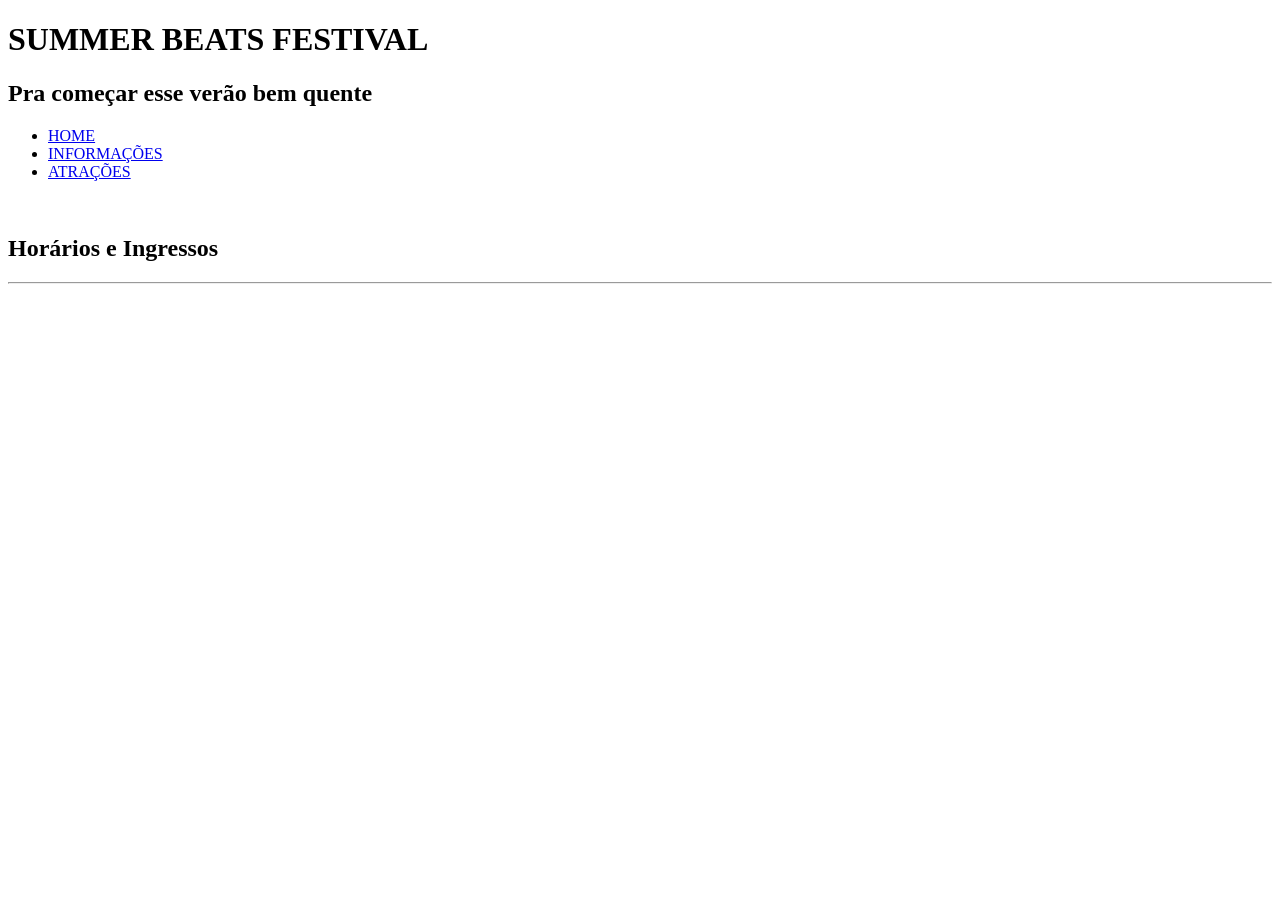
<file: Festival-Musica/INFORMAÇÕES.html>
<!DOCTYPE html>
<html lang="pt-BR">
<head>
    <meta charset="UTF-8">
    <meta name="viewport" content="width=device-width, initial-scale=1.0">
    <title>Summer Beats</title>
</head>
<body>
    <header>
        <h1> SUMMER BEATS FESTIVAL </h1>
        <h2> Pra começar esse verão bem quente </h2>
        <nav>
            <ul>
                <li> <a href="./index.html"> HOME </a> </li>
                <li> <a href="./INFORMAÇÕES.html"> INFORMAÇÕES </a> </li>
                <li> <a href="./ATRAÇÕES.html"> ATRAÇÕES </a> </li>
            </ul>
        </nav>
        <br>
        <article> <h1> <strong> Horários e Ingressos </strong></h1></article>
    </header>
    <hr>
    
    
</body>
</html>
</file>
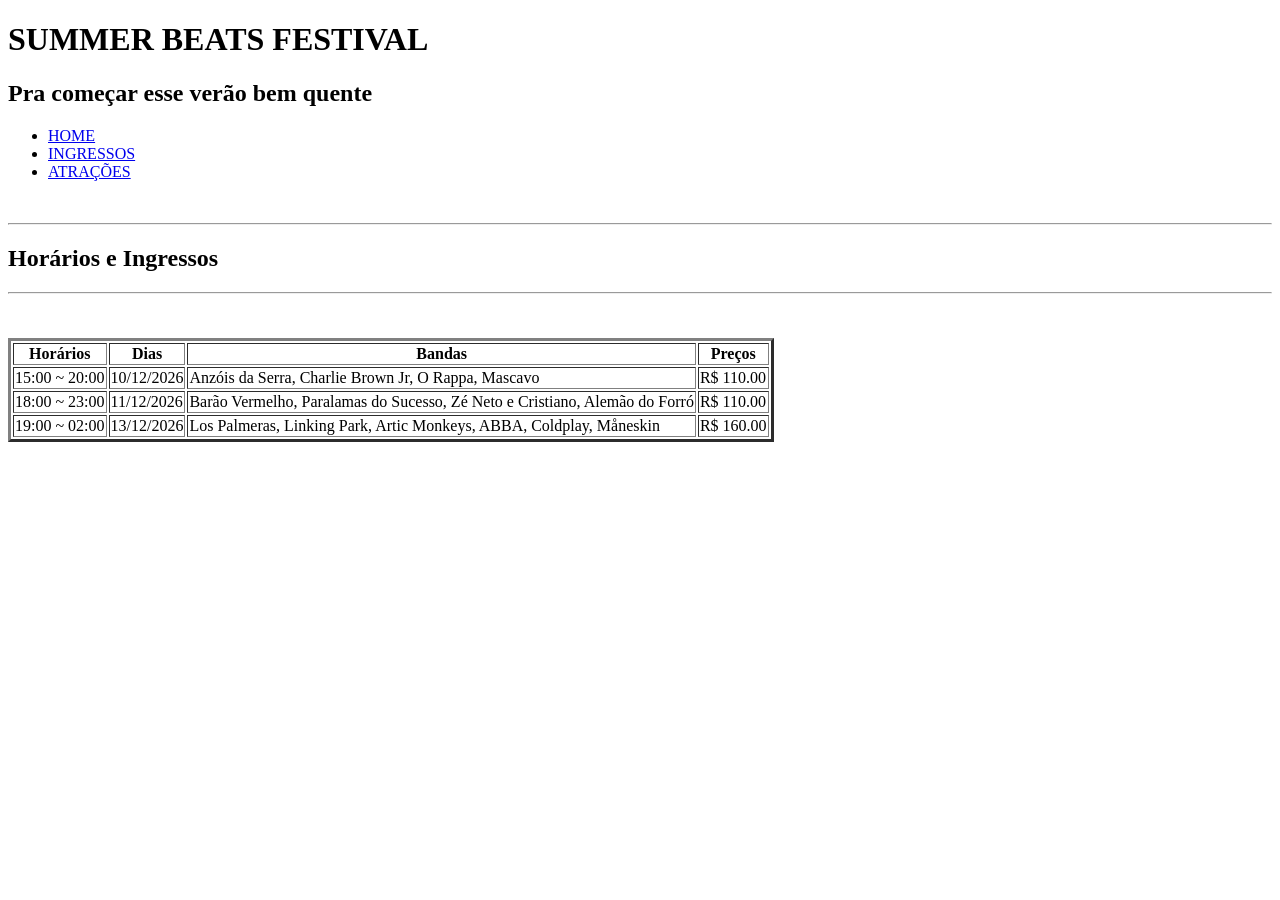
<file: Festival-Musica/INGRESSOS.html>
<!DOCTYPE html>
<html lang="pt-BR">
<head>
    <meta charset="UTF-8">
    <meta name="viewport" content="width=device-width, initial-scale=1.0">
    <title>Summer Beats</title>
</head>
<body>
    <header>
        <h1> SUMMER BEATS FESTIVAL </h1>
        <h2> Pra começar esse verão bem quente </h2>
        <nav>
            <ul>
                <li> <a href="./index.html"> HOME </a> </li>
                <li> <a href="./INGRESSOS.html"> INGRESSOS </a> </li>
                <li> <a href="./ATRAÇÕES.html"> ATRAÇÕES </a> </li>
            </ul>
        </nav>
        <br>
        <hr>
        <article> <h1> <strong> Horários e Ingressos </strong></h1></article>
    </header>
    <hr>
    <br>
    <main>
    <table border="3">
    <thead>
        <tr>
            <th>  Horários </th>
            <th> Dias </th>
            <th> Bandas </th>
            <th> Preços </th>
        </tr>
    </thead>
    <tbody>
        <tr>
            <td>15:00 ~ 20:00</td>
            <td>10/12/2026</td>
            <td>Anzóis da Serra, Charlie Brown Jr, O Rappa, Mascavo</td>
            <td>R$ 110.00</td>
        </tr>
        <tr>
            <td>18:00 ~ 23:00</td>
            <td>11/12/2026</td>
            <td>Barão Vermelho, Paralamas do Sucesso, Zé Neto e Cristiano, Alemão do Forró</td>
            <td>R$ 110.00</td>
        </tr>
        <tr>
            <td>19:00 ~ 02:00</td>
            <td>13/12/2026</td>
            <td>Los Palmeras, Linking Park, Artic Monkeys, ABBA, Coldplay, Måneskin</td>
            <td>R$ 160.00</td>
        </tr>
        <br>
    </tbody>
    </table>
</main>
</body>
</html>
</file>
<file: style.css>
@import url('https://fonts.googleapis.com/css2?family=Inter:ital,opsz,wght@0,14..32,100..900;1,14..32,100..900&display=swap');

/* RESET */

*{
    margin: 0;
    padding: 0px;
}

body{
    font-family: "Inter", sans-serif;
    background-color: #f4f6fb;
    color: black;
    line-height: 1.6;
}

img{
    max-width: 100%;
    display: block;
}

a{
    text-decoration: none;
}

.container{
    width: 90%;
    margin: 0 auto;
    max-width: 1400px;
}

#logo{
    background-color: white;
    color: black;
    padding: 10px;
    border-radius: 10px;
}
.topo{
    background: black ;
    position: sticky;
    top: 0;
    z-index: 2;
    box-shadow: 0 5px 15px rgba(119, 23, 209, 0.15);
}

.topo a{
    color: black;
    font-weight: 700;
    padding: 5px 10px;
    border-radius: 10px;
    transition: 0.5s;
}

.topo a:hover{
    background-color: black;
    color: white;
}

.navegacao{
    display: flex;
    justify-content: space-between;
    align-items: center;
    gap: 20px;
    min-height: 85px;
}

.logo{
    color: white;
    font-size: 1.5em;
    font-weight: bolder;
    letter-spacing: 7px;
}

.menu{
    list-style: none;
    display: flex;
    gap: 30;
}

.menu a{
    color: white;
    font-weight: 700;
    padding: 10px 15px;
    border-radius: 10px;
    transition: 0.5s;
}

.menu a:hover{
    background-color: white;
    color: black;
}

.hero{
    display: grid;
    grid-template-columns: 1.2fr 1fr;
    gap: 35px;
    align-items: center;
    padding: 50px 0;
}

.hero-texto h1{
    font-size: 3em;
    line-height: 1.2;
    /* color: #1e293b; */
    margin: 20px 0;
}

.hero-texto p{
    text-align: center;
    font-size: 1.2em;
    color: #4b5563;
    margin-bottom: 25px;
}

.etiqueta-linha{
    display: inline;
    background-color: #dbeafe;
    color: rgb(156, 16, 211);
    padding: 5px 10px;
    border-radius: 10%;
    margin-right: 10px;
    font-weight: 600;

}

.destaque-inline{
    display: inline;
    color: rgb(235, 231, 20);
    font-weight: 700;
}

.botao{
    display: inline-block;
    padding: 12px 20px;
    border-radius: 10px;
    font-weight: 700;
    margin-right: 10px ;
}

.botao-primario{
    background-color: rgb(156, 16, 211);
    color: rgb(235, 231, 20);
}

.botao-secundario{
    background-color: rgb(235, 231, 20);
    color: rgb(156, 16, 211);
}

.secao{
    padding: 30px 0 50px 0;

}

.titulo-secao{
    margin-bottom: 25px;
   

}

.titulo-secao h2{
    font-size: 2em;
    color: #111827;
    margin-bottom: 8px;


}

.titulo-secao p{
    color: #6b7280;
}

/* BLOCK  */
.bloco-historia{
    background-color: white;
    padding: 20px;
    border-radius: 20px;
    box-shadow: 0 10px 30px lightgray;
}

.caixa-block{
    display: block;
    background: #f4f6fb;
    color: #000000;
    padding: 20px;
    border-radius: 15px;
    margin-bottom: 15px;
    font-weight: 600;
}

.rodape{ 
    margin-top: 50px;
    background-color: black;
    color: white;
    padding: 45px 0;
}

.rodape-grid h3{
    font-size: 1.2em;
    margin-bottom: 15px;
}

.rodape-grid p {
    font-size: #d1d5db;
    margin-bottom: 10px;
}

.lista-carreira{
    display: flex;
    gap: 20px;
    flex-wrap: wrap;
}

.card-carreira{
    flex: 1 1 260px;
    background-color: white;
    border-radius: 20px;
    box-shadow: 0 10px 25px lightgray;
}

.card-carreira img{
    border-top-left-radius: 20px;
    border-top-right-radius: 20px;
    width: 100%;
    height: 220px;
    object-fit: cover;

}

.card-carreira h3{
    padding: 20px 20px 10px;
    font-size: 1.3em;
    color: #111827;
}

.card-carreira p{
    padding: 0px 20px 10px;
    color: #6b7280;
}

.table-with-caption {
    width: 100%;
    border-collapse: collapse;
    font-family: sans-serif;
    margin-top: 1.5rem;
}


.table-with-caption caption {
    caption-side: top; 
    font-size: 1.2rem;
    font-weight: bold;
    text-align: left;
    color: #000000;
    padding-bottom: 10px;
}

.table-with-caption thead th {
    background-color: #000000;
    border: 1px solid #dee2e6;
    padding: 10px;
    text-align: left;
}

.table-with-caption td {
    border: 1px solid #dee2e6;
    padding: 10px;
}

.letra-branca{
    color: white;
}

.container-form {
    background: white;
    padding: 20px;
    border-radius: 8px;
    width: 350px;
    box-shadow: 0 0 10px rgba(0,0,0,0.1);
}

h2 {
    text-align: center;
}

form {
    display: flex;
    flex-direction: column;
}

label {
    margin-top: 10px;
    font-weight: bold;
}

input, textarea {
    padding: 8px;
    margin-top: 5px;
    border: 1px solid #ccc;
    border-radius: 4px;
}

textarea {
    resize: none;
    height: 80px;
}

button {
    margin-top: 15px;
    padding: 10px;
    border: none;
    background-color: #007BFF;
    color: white;
    font-weight: bold;
    border-radius: 4px;
    cursor: pointer;
}

button:hover {
    background-color: #0056b3;
}
</file>
